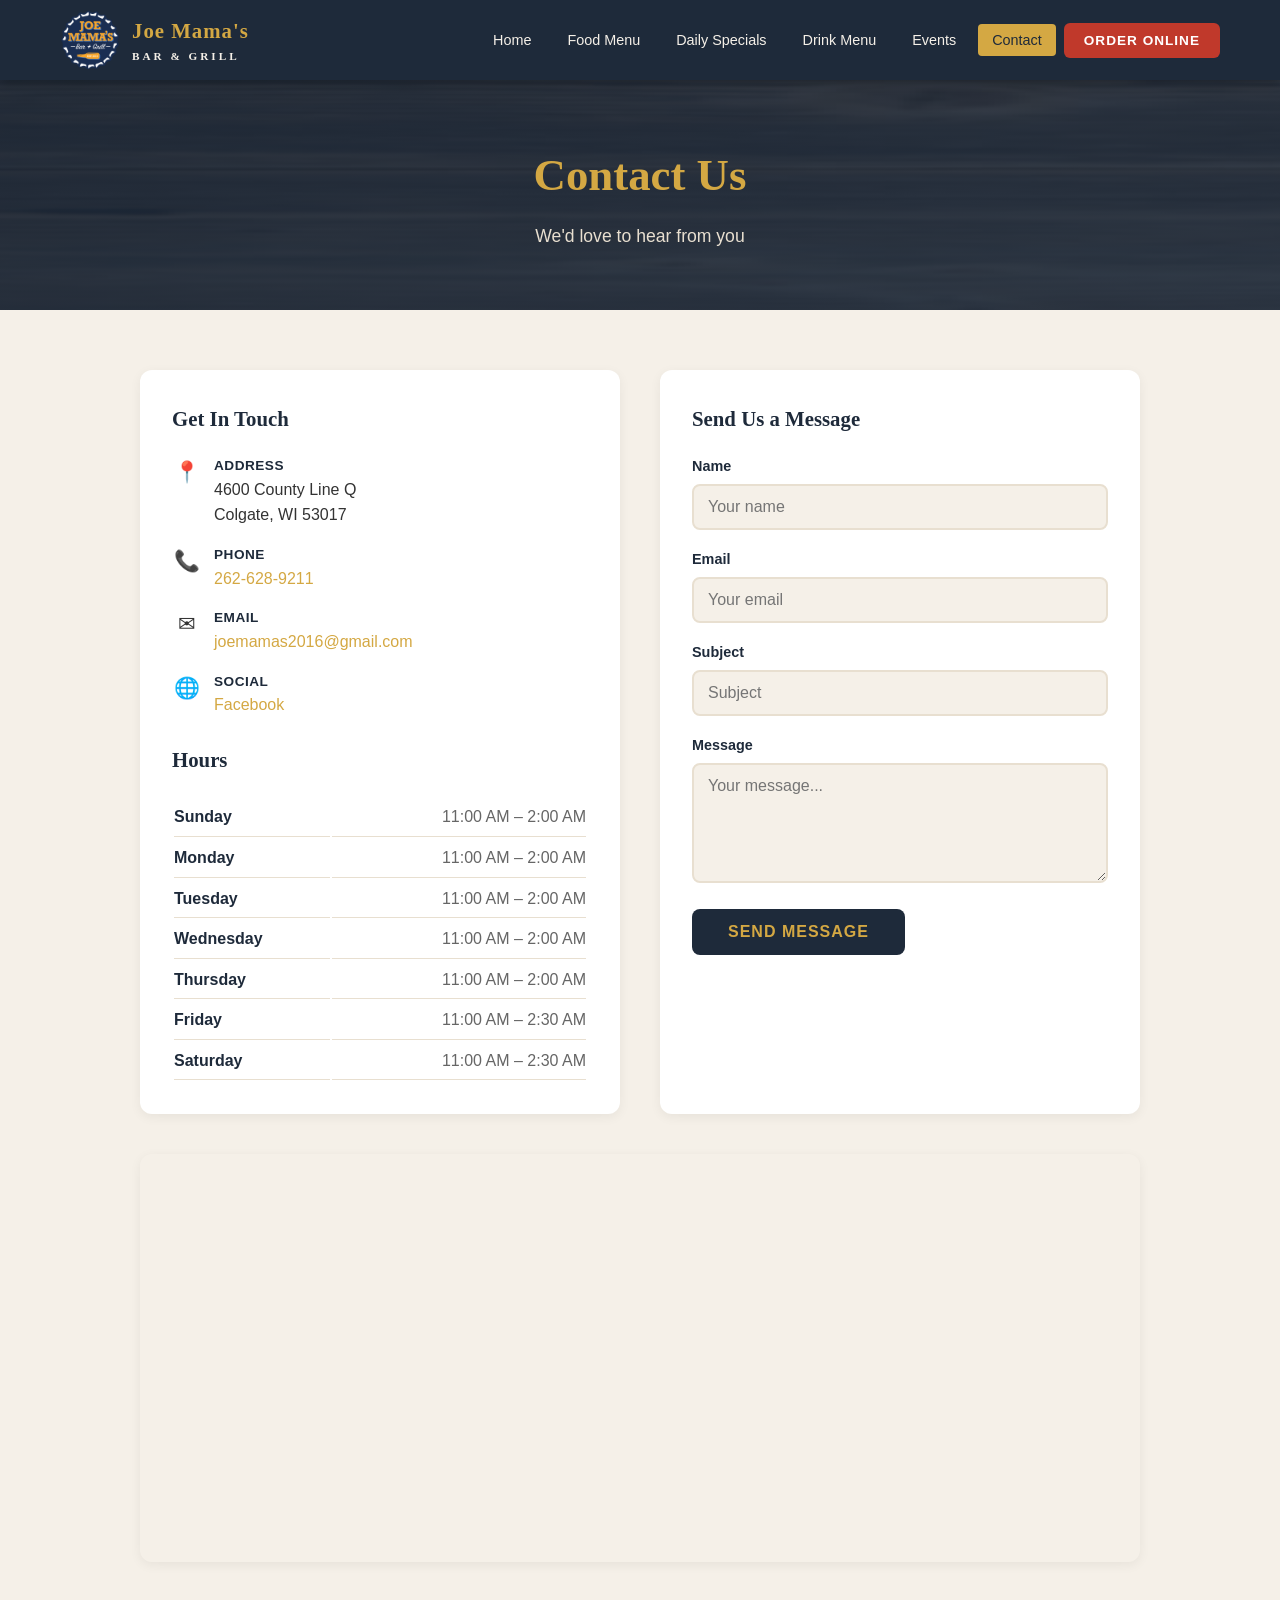
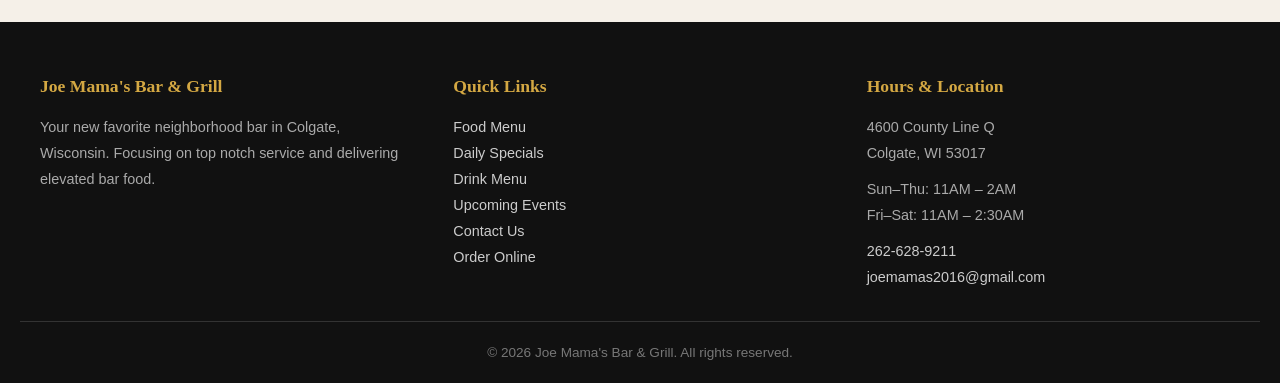
<file: contact.html>
<!DOCTYPE html>
<html lang="en">
<head>
  <meta charset="UTF-8">
  <meta name="viewport" content="width=device-width, initial-scale=1.0">
  <title>Contact Us | Joe Mama's Bar & Grill</title>
  <meta name="description" content="Contact Joe Mama's Bar & Grill - 4600 County Line Q, Colgate, WI 53017. Call 262-628-9211.">
  <link rel="stylesheet" href="assets/style.css?v=2">
  <link rel="icon" href="assets/images/logo.png">
</head>
<body>

  <!-- HEADER -->
  <header>
    <div class="header-inner">
      <a href="index.html" class="logo">
        <img src="assets/images/logo.png" alt="Joe Mama's Bar & Grill Logo">
        <div class="logo-text">Joe Mama's<span>Bar &amp; Grill</span></div>
      </a>
      <button class="menu-toggle" aria-label="Toggle navigation" onclick="document.querySelector('nav ul').classList.toggle('open')">
        <span></span><span></span><span></span>
      </button>
      <nav>
        <ul>
          <li><a href="index.html">Home</a></li>
          <li><a href="menu.html">Food Menu</a></li>
          <li><a href="specials.html">Daily Specials</a></li>
          <li><a href="drinks.html">Drink Menu</a></li>
          <li><a href="events.html">Events</a></li>
          <li><a href="contact.html" class="active">Contact</a></li>
          <li><a href="https://order.toasttab.com/online/joe-mamas-bar-grill" target="_blank" class="order-btn">Order Online</a></li>
        </ul>
      </nav>
    </div>
  </header>

  <!-- PAGE HERO -->
  <section class="page-hero">
    <h1>Contact Us</h1>
    <p>We'd love to hear from you</p>
  </section>

  <!-- CONTACT CONTENT -->
  <section class="section">
    <div class="contact-grid">

      <!-- INFO -->
      <div class="contact-info-card">
        <h3>Get In Touch</h3>

        <div class="contact-detail">
          <div class="icon">&#128205;</div>
          <div>
            <div class="label">Address</div>
            <div class="value">4600 County Line Q<br>Colgate, WI 53017</div>
          </div>
        </div>

        <div class="contact-detail">
          <div class="icon">&#128222;</div>
          <div>
            <div class="label">Phone</div>
            <div class="value"><a href="tel:262-628-9211">262-628-9211</a></div>
          </div>
        </div>

        <div class="contact-detail">
          <div class="icon">&#9993;</div>
          <div>
            <div class="label">Email</div>
            <div class="value"><a href="mailto:joemamas2016@gmail.com">joemamas2016@gmail.com</a></div>
          </div>
        </div>

        <div class="contact-detail">
          <div class="icon">&#127760;</div>
          <div>
            <div class="label">Social</div>
            <div class="value"><a href="https://www.facebook.com/Joe-Mamas-Bar-and-Grill-1782895498598498/" target="_blank">Facebook</a></div>
          </div>
        </div>

        <h3 style="margin-top:25px;">Hours</h3>
        <table class="hours-table">
          <tr><td>Sunday</td><td>11:00 AM &ndash; 2:00 AM</td></tr>
          <tr><td>Monday</td><td>11:00 AM &ndash; 2:00 AM</td></tr>
          <tr><td>Tuesday</td><td>11:00 AM &ndash; 2:00 AM</td></tr>
          <tr><td>Wednesday</td><td>11:00 AM &ndash; 2:00 AM</td></tr>
          <tr><td>Thursday</td><td>11:00 AM &ndash; 2:00 AM</td></tr>
          <tr><td>Friday</td><td>11:00 AM &ndash; 2:30 AM</td></tr>
          <tr><td>Saturday</td><td>11:00 AM &ndash; 2:30 AM</td></tr>
        </table>
      </div>

      <!-- CONTACT FORM -->
      <div class="contact-form">
        <h3>Send Us a Message</h3>
        <form action="https://formspree.io/f/placeholder" method="POST">
          <div class="form-group">
            <label for="name">Name</label>
            <input type="text" id="name" name="name" required placeholder="Your name">
          </div>
          <div class="form-group">
            <label for="email">Email</label>
            <input type="email" id="email" name="email" required placeholder="Your email">
          </div>
          <div class="form-group">
            <label for="subject">Subject</label>
            <input type="text" id="subject" name="subject" placeholder="Subject">
          </div>
          <div class="form-group">
            <label for="message">Message</label>
            <textarea id="message" name="message" required placeholder="Your message..."></textarea>
          </div>
          <button type="submit" class="btn-submit">Send Message</button>
        </form>
      </div>

    </div>

    <!-- MAP -->
    <div class="map-container" style="max-width:1000px; margin:40px auto 0;">
      <iframe src="https://www.google.com/maps/embed?pb=!1m18!1m12!1m3!1d2900.0!2d-88.2147!3d43.2369!2m3!1f0!2f0!3f0!3m2!1i1024!2i768!4f13.1!3m3!1m2!1s0x880518a4c7e21b3f%3A0x4d9e5c7d8f8e1a0!2sJoe%20Mama&#39;s%20Bar%20%26%20Grill!5e0!3m2!1sen!2sus!4v1234567890" allowfullscreen="" loading="lazy" referrerpolicy="no-referrer-when-downgrade"></iframe>
    </div>
  </section>

  <!-- FOOTER -->
  <footer>
    <div class="footer-grid">
      <div class="footer-col">
        <h4>Joe Mama's Bar &amp; Grill</h4>
        <p>Your new favorite neighborhood bar in Colgate, Wisconsin. Focusing on top notch service and delivering elevated bar food.</p>
      </div>
      <div class="footer-col">
        <h4>Quick Links</h4>
        <ul>
          <li><a href="menu.html">Food Menu</a></li>
          <li><a href="specials.html">Daily Specials</a></li>
          <li><a href="drinks.html">Drink Menu</a></li>
          <li><a href="events.html">Upcoming Events</a></li>
          <li><a href="contact.html">Contact Us</a></li>
          <li><a href="https://order.toasttab.com/online/joe-mamas-bar-grill" target="_blank">Order Online</a></li>
        </ul>
      </div>
      <div class="footer-col">
        <h4>Hours &amp; Location</h4>
        <p>4600 County Line Q<br>Colgate, WI 53017</p>
        <p style="margin-top:10px;">Sun&ndash;Thu: 11AM &ndash; 2AM<br>Fri&ndash;Sat: 11AM &ndash; 2:30AM</p>
        <p style="margin-top:10px;"><a href="tel:262-628-9211">262-628-9211</a><br><a href="mailto:joemamas2016@gmail.com">joemamas2016@gmail.com</a></p>
      </div>
    </div>
    <div class="footer-bottom">&copy; 2026 Joe Mama's Bar &amp; Grill. All rights reserved.</div>
  </footer>

</body>
</html>
</file>
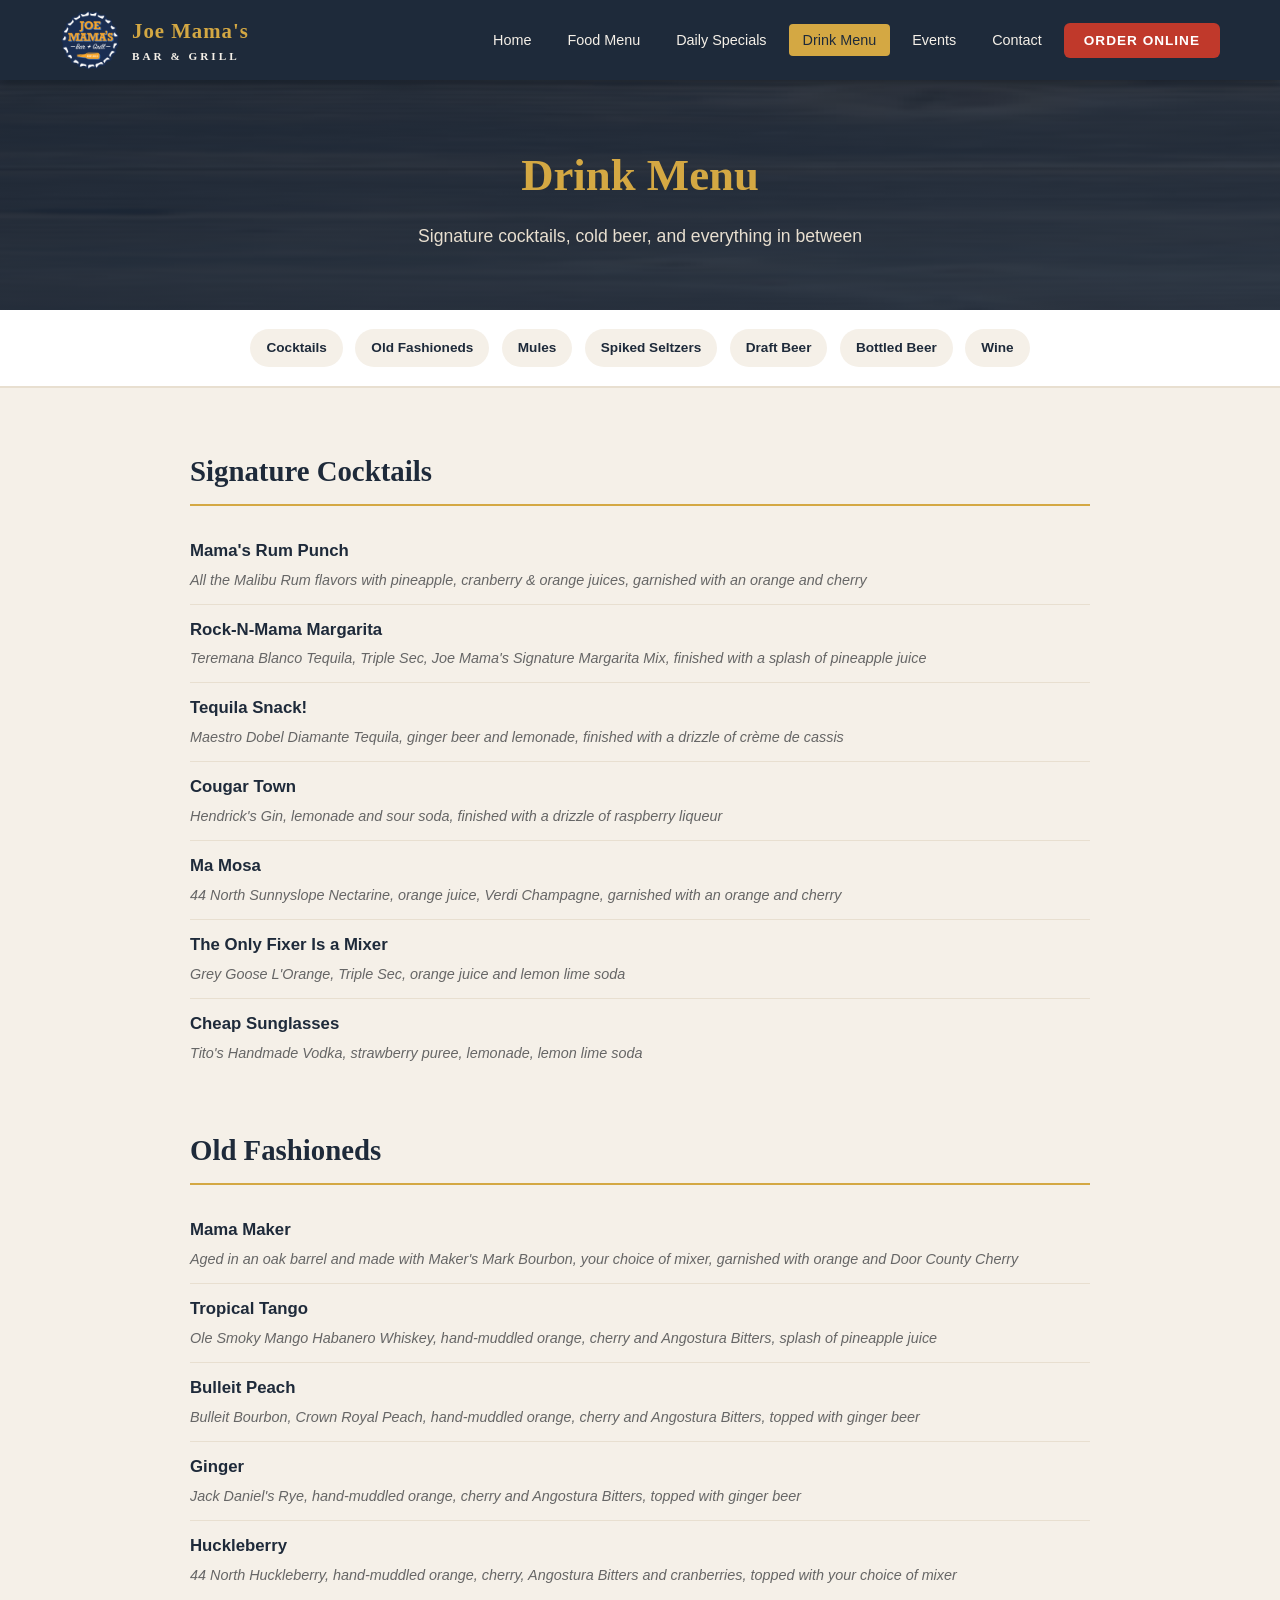
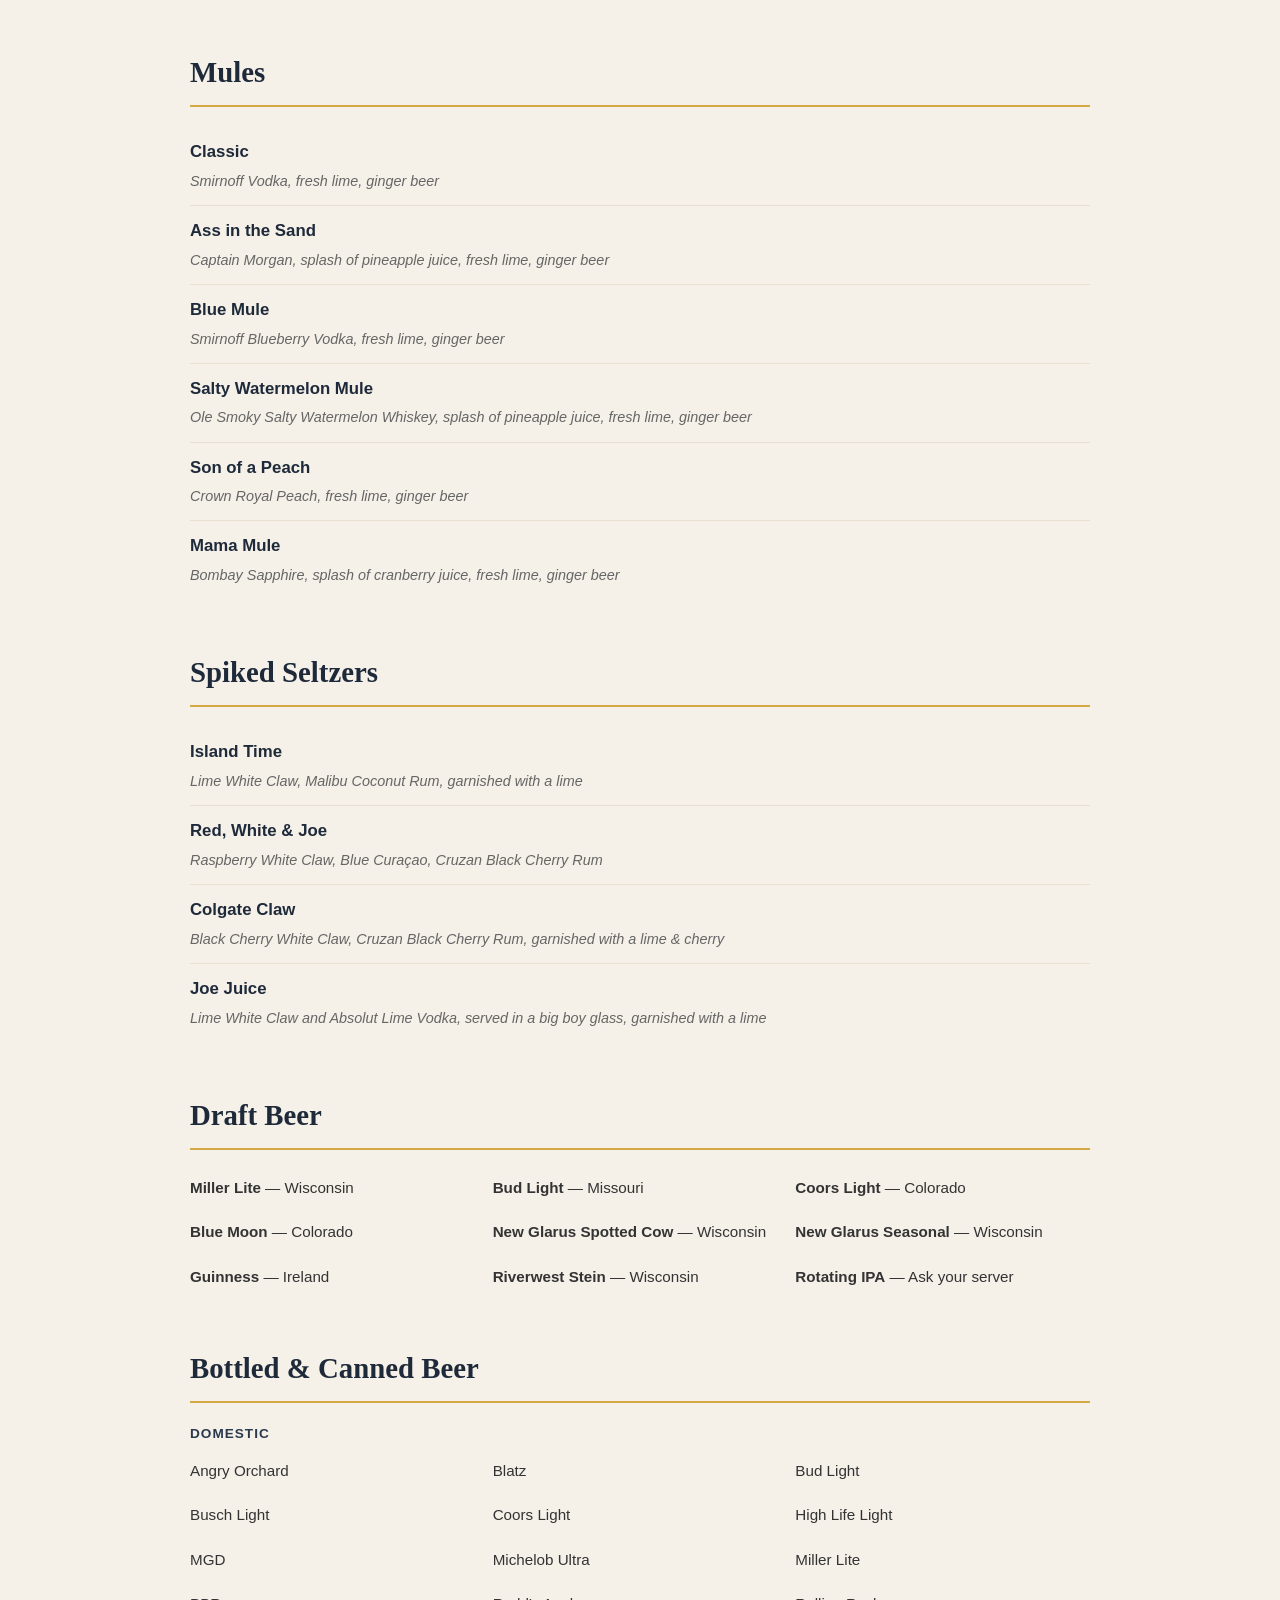
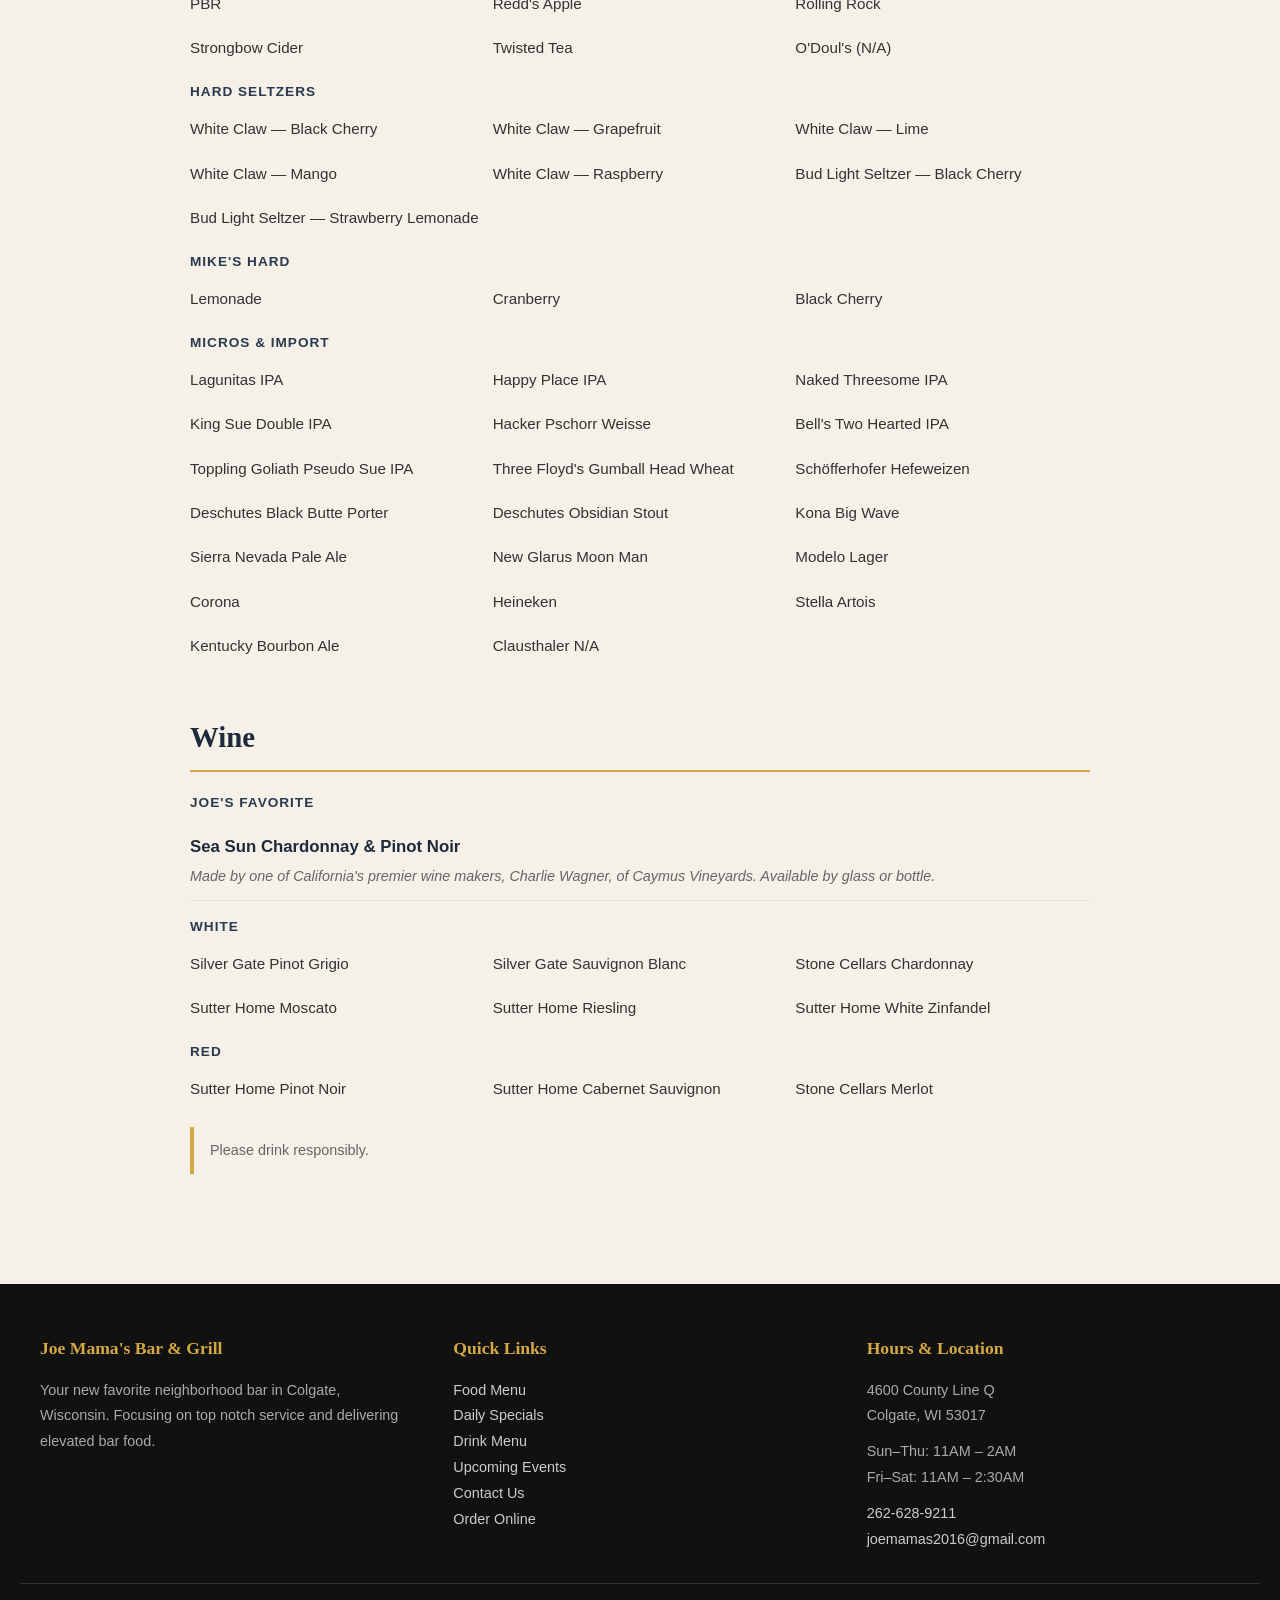
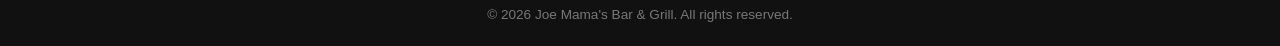
<file: drinks.html>
<!DOCTYPE html>
<html lang="en">
<head>
  <meta charset="UTF-8">
  <meta name="viewport" content="width=device-width, initial-scale=1.0">
  <title>Drink Menu | Joe Mama's Bar & Grill</title>
  <meta name="description" content="Signature cocktails, craft beer, wine, mules, and spiked seltzers at Joe Mama's Bar & Grill.">
  <link rel="stylesheet" href="assets/style.css?v=2">
  <link rel="icon" href="assets/images/logo.png">
</head>
<body>

  <!-- HEADER -->
  <header>
    <div class="header-inner">
      <a href="index.html" class="logo">
        <img src="assets/images/logo.png" alt="Joe Mama's Bar & Grill Logo">
        <div class="logo-text">Joe Mama's<span>Bar &amp; Grill</span></div>
      </a>
      <button class="menu-toggle" aria-label="Toggle navigation" onclick="document.querySelector('nav ul').classList.toggle('open')">
        <span></span><span></span><span></span>
      </button>
      <nav>
        <ul>
          <li><a href="index.html">Home</a></li>
          <li><a href="menu.html">Food Menu</a></li>
          <li><a href="specials.html">Daily Specials</a></li>
          <li><a href="drinks.html" class="active">Drink Menu</a></li>
          <li><a href="events.html">Events</a></li>
          <li><a href="contact.html">Contact</a></li>
          <li><a href="https://order.toasttab.com/online/joe-mamas-bar-grill" target="_blank" class="order-btn">Order Online</a></li>
        </ul>
      </nav>
    </div>
  </header>

  <!-- PAGE HERO -->
  <section class="page-hero">
    <h1>Drink Menu</h1>
    <p>Signature cocktails, cold beer, and everything in between</p>
  </section>

  <!-- MENU NAV -->
  <div class="menu-nav">
    <a href="#cocktails">Cocktails</a>
    <a href="#old-fashioneds">Old Fashioneds</a>
    <a href="#mules">Mules</a>
    <a href="#seltzers">Spiked Seltzers</a>
    <a href="#draft">Draft Beer</a>
    <a href="#beer">Bottled Beer</a>
    <a href="#wine">Wine</a>
  </div>

  <!-- DRINK CONTENT -->
  <section class="section">
    <div class="menu-section">

      <!-- COCKTAILS -->
      <div class="drink-category" id="cocktails">
        <h2>Signature Cocktails</h2>

        <div class="drink-item">
          <div class="drink-item-name">Mama's Rum Punch</div>
          <div class="drink-item-desc">All the Malibu Rum flavors with pineapple, cranberry &amp; orange juices, garnished with an orange and cherry</div>
        </div>

        <div class="drink-item">
          <div class="drink-item-name">Rock-N-Mama Margarita</div>
          <div class="drink-item-desc">Teremana Blanco Tequila, Triple Sec, Joe Mama's Signature Margarita Mix, finished with a splash of pineapple juice</div>
        </div>

        <div class="drink-item">
          <div class="drink-item-name">Tequila Snack!</div>
          <div class="drink-item-desc">Maestro Dobel Diamante Tequila, ginger beer and lemonade, finished with a drizzle of cr&egrave;me de cassis</div>
        </div>

        <div class="drink-item">
          <div class="drink-item-name">Cougar Town</div>
          <div class="drink-item-desc">Hendrick's Gin, lemonade and sour soda, finished with a drizzle of raspberry liqueur</div>
        </div>

        <div class="drink-item">
          <div class="drink-item-name">Ma Mosa</div>
          <div class="drink-item-desc">44 North Sunnyslope Nectarine, orange juice, Verdi Champagne, garnished with an orange and cherry</div>
        </div>

        <div class="drink-item">
          <div class="drink-item-name">The Only Fixer Is a Mixer</div>
          <div class="drink-item-desc">Grey Goose L'Orange, Triple Sec, orange juice and lemon lime soda</div>
        </div>

        <div class="drink-item">
          <div class="drink-item-name">Cheap Sunglasses</div>
          <div class="drink-item-desc">Tito's Handmade Vodka, strawberry puree, lemonade, lemon lime soda</div>
        </div>
      </div>

      <!-- OLD FASHIONEDS -->
      <div class="drink-category" id="old-fashioneds">
        <h2>Old Fashioneds</h2>

        <div class="drink-item">
          <div class="drink-item-name">Mama Maker</div>
          <div class="drink-item-desc">Aged in an oak barrel and made with Maker's Mark Bourbon, your choice of mixer, garnished with orange and Door County Cherry</div>
        </div>

        <div class="drink-item">
          <div class="drink-item-name">Tropical Tango</div>
          <div class="drink-item-desc">Ole Smoky Mango Habanero Whiskey, hand-muddled orange, cherry and Angostura Bitters, splash of pineapple juice</div>
        </div>

        <div class="drink-item">
          <div class="drink-item-name">Bulleit Peach</div>
          <div class="drink-item-desc">Bulleit Bourbon, Crown Royal Peach, hand-muddled orange, cherry and Angostura Bitters, topped with ginger beer</div>
        </div>

        <div class="drink-item">
          <div class="drink-item-name">Ginger</div>
          <div class="drink-item-desc">Jack Daniel's Rye, hand-muddled orange, cherry and Angostura Bitters, topped with ginger beer</div>
        </div>

        <div class="drink-item">
          <div class="drink-item-name">Huckleberry</div>
          <div class="drink-item-desc">44 North Huckleberry, hand-muddled orange, cherry, Angostura Bitters and cranberries, topped with your choice of mixer</div>
        </div>
      </div>

      <!-- MULES -->
      <div class="drink-category" id="mules">
        <h2>Mules</h2>

        <div class="drink-item">
          <div class="drink-item-name">Classic</div>
          <div class="drink-item-desc">Smirnoff Vodka, fresh lime, ginger beer</div>
        </div>

        <div class="drink-item">
          <div class="drink-item-name">Ass in the Sand</div>
          <div class="drink-item-desc">Captain Morgan, splash of pineapple juice, fresh lime, ginger beer</div>
        </div>

        <div class="drink-item">
          <div class="drink-item-name">Blue Mule</div>
          <div class="drink-item-desc">Smirnoff Blueberry Vodka, fresh lime, ginger beer</div>
        </div>

        <div class="drink-item">
          <div class="drink-item-name">Salty Watermelon Mule</div>
          <div class="drink-item-desc">Ole Smoky Salty Watermelon Whiskey, splash of pineapple juice, fresh lime, ginger beer</div>
        </div>

        <div class="drink-item">
          <div class="drink-item-name">Son of a Peach</div>
          <div class="drink-item-desc">Crown Royal Peach, fresh lime, ginger beer</div>
        </div>

        <div class="drink-item">
          <div class="drink-item-name">Mama Mule</div>
          <div class="drink-item-desc">Bombay Sapphire, splash of cranberry juice, fresh lime, ginger beer</div>
        </div>
      </div>

      <!-- SPIKED SELTZERS -->
      <div class="drink-category" id="seltzers">
        <h2>Spiked Seltzers</h2>

        <div class="drink-item">
          <div class="drink-item-name">Island Time</div>
          <div class="drink-item-desc">Lime White Claw, Malibu Coconut Rum, garnished with a lime</div>
        </div>

        <div class="drink-item">
          <div class="drink-item-name">Red, White &amp; Joe</div>
          <div class="drink-item-desc">Raspberry White Claw, Blue Cura&ccedil;ao, Cruzan Black Cherry Rum</div>
        </div>

        <div class="drink-item">
          <div class="drink-item-name">Colgate Claw</div>
          <div class="drink-item-desc">Black Cherry White Claw, Cruzan Black Cherry Rum, garnished with a lime &amp; cherry</div>
        </div>

        <div class="drink-item">
          <div class="drink-item-name">Joe Juice</div>
          <div class="drink-item-desc">Lime White Claw and Absolut Lime Vodka, served in a big boy glass, garnished with a lime</div>
        </div>
      </div>

      <!-- DRAFT BEER -->
      <div class="drink-category" id="draft">
        <h2>Draft Beer</h2>
        <div class="drink-grid">
          <div class="drink-grid-item"><strong>Miller Lite</strong> &mdash; Wisconsin</div>
          <div class="drink-grid-item"><strong>Bud Light</strong> &mdash; Missouri</div>
          <div class="drink-grid-item"><strong>Coors Light</strong> &mdash; Colorado</div>
          <div class="drink-grid-item"><strong>Blue Moon</strong> &mdash; Colorado</div>
          <div class="drink-grid-item"><strong>New Glarus Spotted Cow</strong> &mdash; Wisconsin</div>
          <div class="drink-grid-item"><strong>New Glarus Seasonal</strong> &mdash; Wisconsin</div>
          <div class="drink-grid-item"><strong>Guinness</strong> &mdash; Ireland</div>
          <div class="drink-grid-item"><strong>Riverwest Stein</strong> &mdash; Wisconsin</div>
          <div class="drink-grid-item"><strong>Rotating IPA</strong> &mdash; Ask your server</div>
        </div>
      </div>

      <!-- BOTTLED BEER -->
      <div class="drink-category" id="beer">
        <h2>Bottled &amp; Canned Beer</h2>

        <div class="drink-subcategory">Domestic</div>
        <div class="drink-grid">
          <div class="drink-grid-item">Angry Orchard</div>
          <div class="drink-grid-item">Blatz</div>
          <div class="drink-grid-item">Bud Light</div>
          <div class="drink-grid-item">Busch Light</div>
          <div class="drink-grid-item">Coors Light</div>
          <div class="drink-grid-item">High Life Light</div>
          <div class="drink-grid-item">MGD</div>
          <div class="drink-grid-item">Michelob Ultra</div>
          <div class="drink-grid-item">Miller Lite</div>
          <div class="drink-grid-item">PBR</div>
          <div class="drink-grid-item">Redd's Apple</div>
          <div class="drink-grid-item">Rolling Rock</div>
          <div class="drink-grid-item">Strongbow Cider</div>
          <div class="drink-grid-item">Twisted Tea</div>
          <div class="drink-grid-item">O'Doul's (N/A)</div>
        </div>

        <div class="drink-subcategory">Hard Seltzers</div>
        <div class="drink-grid">
          <div class="drink-grid-item">White Claw &mdash; Black Cherry</div>
          <div class="drink-grid-item">White Claw &mdash; Grapefruit</div>
          <div class="drink-grid-item">White Claw &mdash; Lime</div>
          <div class="drink-grid-item">White Claw &mdash; Mango</div>
          <div class="drink-grid-item">White Claw &mdash; Raspberry</div>
          <div class="drink-grid-item">Bud Light Seltzer &mdash; Black Cherry</div>
          <div class="drink-grid-item">Bud Light Seltzer &mdash; Strawberry Lemonade</div>
        </div>

        <div class="drink-subcategory">Mike's Hard</div>
        <div class="drink-grid">
          <div class="drink-grid-item">Lemonade</div>
          <div class="drink-grid-item">Cranberry</div>
          <div class="drink-grid-item">Black Cherry</div>
        </div>

        <div class="drink-subcategory">Micros &amp; Import</div>
        <div class="drink-grid">
          <div class="drink-grid-item">Lagunitas IPA</div>
          <div class="drink-grid-item">Happy Place IPA</div>
          <div class="drink-grid-item">Naked Threesome IPA</div>
          <div class="drink-grid-item">King Sue Double IPA</div>
          <div class="drink-grid-item">Hacker Pschorr Weisse</div>
          <div class="drink-grid-item">Bell's Two Hearted IPA</div>
          <div class="drink-grid-item">Toppling Goliath Pseudo Sue IPA</div>
          <div class="drink-grid-item">Three Floyd's Gumball Head Wheat</div>
          <div class="drink-grid-item">Sch&ouml;fferhofer Hefeweizen</div>
          <div class="drink-grid-item">Deschutes Black Butte Porter</div>
          <div class="drink-grid-item">Deschutes Obsidian Stout</div>
          <div class="drink-grid-item">Kona Big Wave</div>
          <div class="drink-grid-item">Sierra Nevada Pale Ale</div>
          <div class="drink-grid-item">New Glarus Moon Man</div>
          <div class="drink-grid-item">Modelo Lager</div>
          <div class="drink-grid-item">Corona</div>
          <div class="drink-grid-item">Heineken</div>
          <div class="drink-grid-item">Stella Artois</div>
          <div class="drink-grid-item">Kentucky Bourbon Ale</div>
          <div class="drink-grid-item">Clausthaler N/A</div>
        </div>
      </div>

      <!-- WINE -->
      <div class="drink-category" id="wine">
        <h2>Wine</h2>

        <div class="drink-subcategory">Joe's Favorite</div>
        <div class="drink-item">
          <div class="drink-item-name">Sea Sun Chardonnay &amp; Pinot Noir</div>
          <div class="drink-item-desc">Made by one of California's premier wine makers, Charlie Wagner, of Caymus Vineyards. Available by glass or bottle.</div>
        </div>

        <div class="drink-subcategory">White</div>
        <div class="drink-grid">
          <div class="drink-grid-item">Silver Gate Pinot Grigio</div>
          <div class="drink-grid-item">Silver Gate Sauvignon Blanc</div>
          <div class="drink-grid-item">Stone Cellars Chardonnay</div>
          <div class="drink-grid-item">Sutter Home Moscato</div>
          <div class="drink-grid-item">Sutter Home Riesling</div>
          <div class="drink-grid-item">Sutter Home White Zinfandel</div>
        </div>

        <div class="drink-subcategory">Red</div>
        <div class="drink-grid">
          <div class="drink-grid-item">Sutter Home Pinot Noir</div>
          <div class="drink-grid-item">Sutter Home Cabernet Sauvignon</div>
          <div class="drink-grid-item">Stone Cellars Merlot</div>
        </div>

        <div class="menu-note" style="margin-top:20px;">Please drink responsibly.</div>
      </div>

    </div>
  </section>

  <!-- FOOTER -->
  <footer>
    <div class="footer-grid">
      <div class="footer-col">
        <h4>Joe Mama's Bar &amp; Grill</h4>
        <p>Your new favorite neighborhood bar in Colgate, Wisconsin. Focusing on top notch service and delivering elevated bar food.</p>
      </div>
      <div class="footer-col">
        <h4>Quick Links</h4>
        <ul>
          <li><a href="menu.html">Food Menu</a></li>
          <li><a href="specials.html">Daily Specials</a></li>
          <li><a href="drinks.html">Drink Menu</a></li>
          <li><a href="events.html">Upcoming Events</a></li>
          <li><a href="contact.html">Contact Us</a></li>
          <li><a href="https://order.toasttab.com/online/joe-mamas-bar-grill" target="_blank">Order Online</a></li>
        </ul>
      </div>
      <div class="footer-col">
        <h4>Hours &amp; Location</h4>
        <p>4600 County Line Q<br>Colgate, WI 53017</p>
        <p style="margin-top:10px;">Sun&ndash;Thu: 11AM &ndash; 2AM<br>Fri&ndash;Sat: 11AM &ndash; 2:30AM</p>
        <p style="margin-top:10px;"><a href="tel:262-628-9211">262-628-9211</a><br><a href="mailto:joemamas2016@gmail.com">joemamas2016@gmail.com</a></p>
      </div>
    </div>
    <div class="footer-bottom">&copy; 2026 Joe Mama's Bar &amp; Grill. All rights reserved.</div>
  </footer>

</body>
</html>
</file>
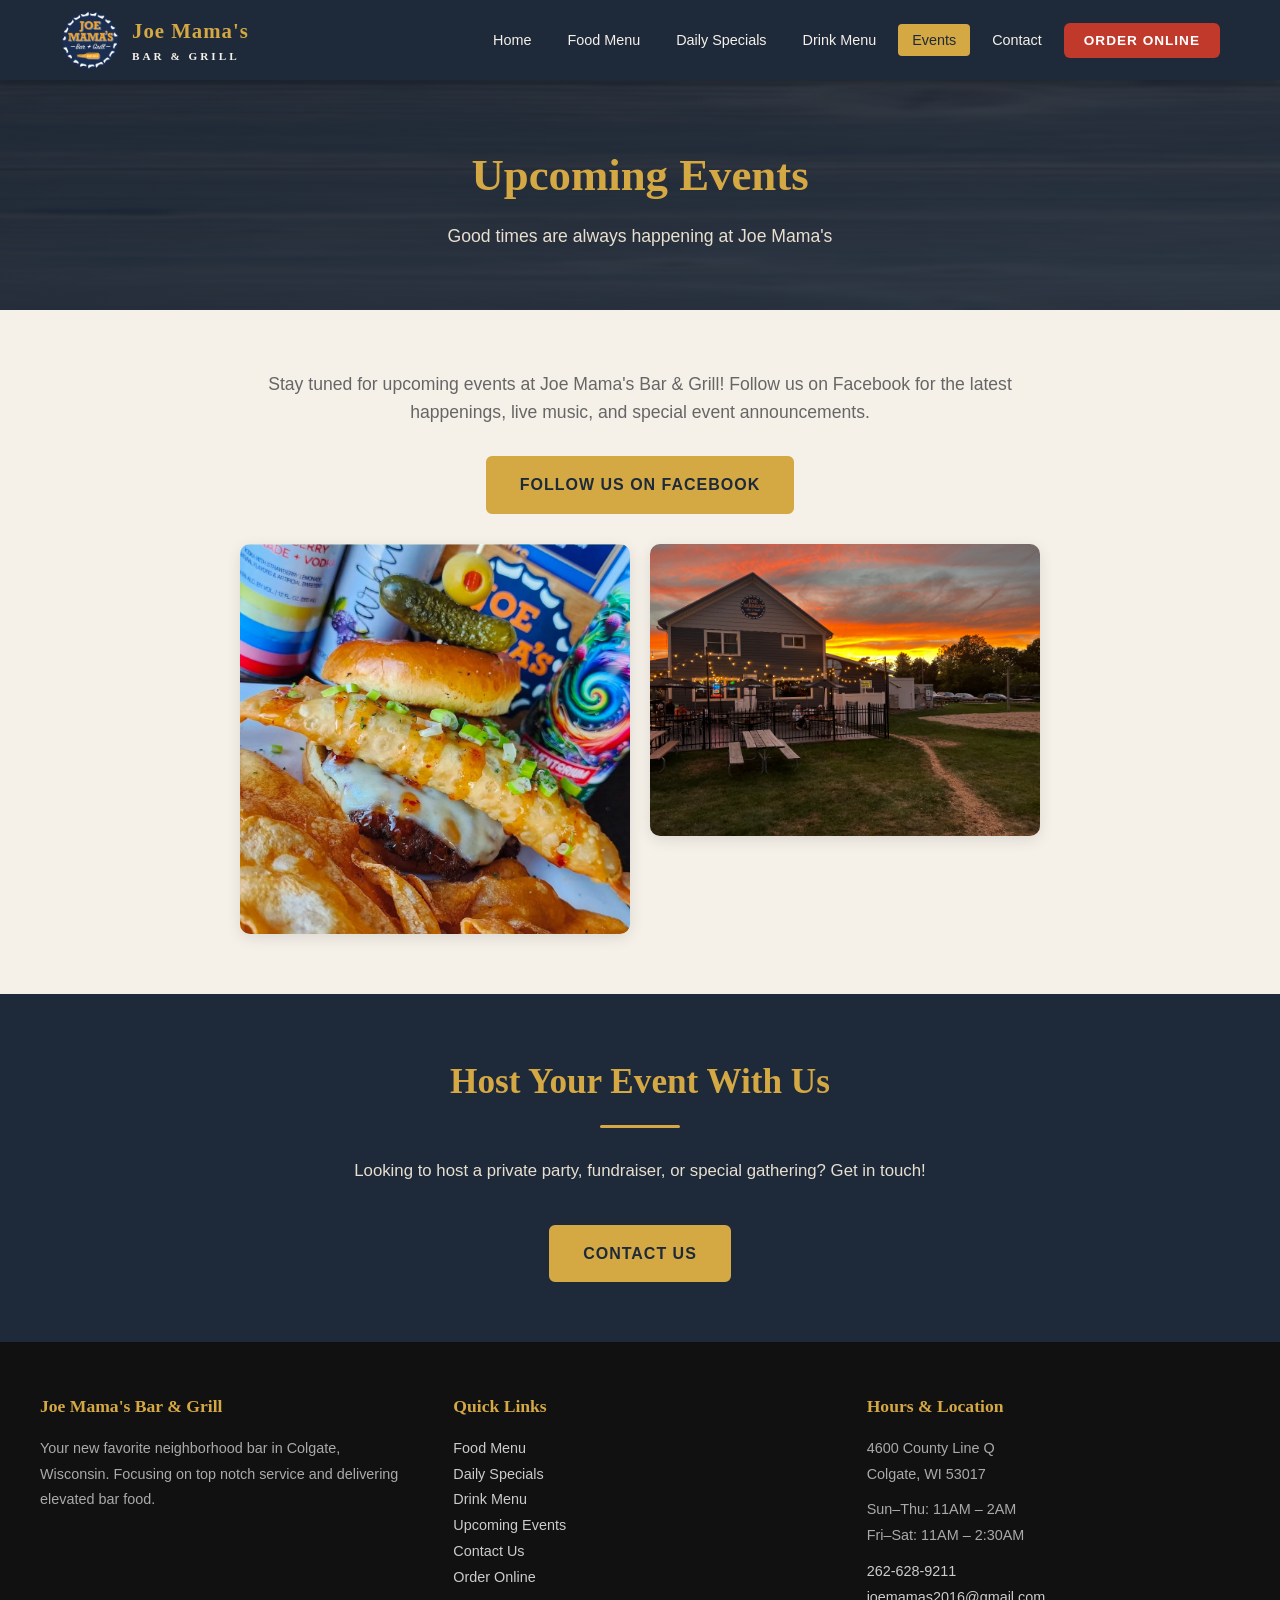
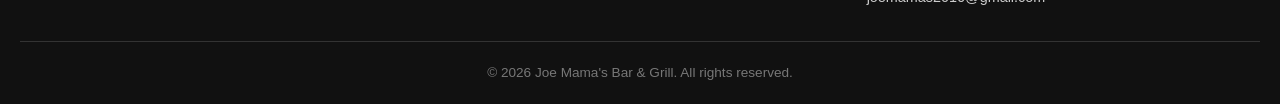
<file: events.html>
<!DOCTYPE html>
<html lang="en">
<head>
  <meta charset="UTF-8">
  <meta name="viewport" content="width=device-width, initial-scale=1.0">
  <title>Upcoming Events | Joe Mama's Bar & Grill</title>
  <meta name="description" content="Check out upcoming events at Joe Mama's Bar & Grill in Colgate, WI.">
  <link rel="stylesheet" href="assets/style.css?v=2">
  <link rel="icon" href="assets/images/logo.png">
</head>
<body>

  <!-- HEADER -->
  <header>
    <div class="header-inner">
      <a href="index.html" class="logo">
        <img src="assets/images/logo.png" alt="Joe Mama's Bar & Grill Logo">
        <div class="logo-text">Joe Mama's<span>Bar &amp; Grill</span></div>
      </a>
      <button class="menu-toggle" aria-label="Toggle navigation" onclick="document.querySelector('nav ul').classList.toggle('open')">
        <span></span><span></span><span></span>
      </button>
      <nav>
        <ul>
          <li><a href="index.html">Home</a></li>
          <li><a href="menu.html">Food Menu</a></li>
          <li><a href="specials.html">Daily Specials</a></li>
          <li><a href="drinks.html">Drink Menu</a></li>
          <li><a href="events.html" class="active">Events</a></li>
          <li><a href="contact.html">Contact</a></li>
          <li><a href="https://order.toasttab.com/online/joe-mamas-bar-grill" target="_blank" class="order-btn">Order Online</a></li>
        </ul>
      </nav>
    </div>
  </header>

  <!-- PAGE HERO -->
  <section class="page-hero">
    <h1>Upcoming Events</h1>
    <p>Good times are always happening at Joe Mama's</p>
  </section>

  <!-- EVENTS -->
  <section class="section">
    <div class="events-content">
      <p>Stay tuned for upcoming events at Joe Mama's Bar &amp; Grill! Follow us on Facebook for the latest happenings, live music, and special event announcements.</p>
      <a href="https://www.facebook.com/Joe-Mamas-Bar-and-Grill-1782895498598498/" target="_blank" class="btn btn-primary" style="margin-top:10px;">Follow Us on Facebook</a>

      <div class="events-gallery">
        <img src="assets/images/Goon.JPG" alt="Events at Joe Mama's">
        <img src="assets/images/IMG_8319.jpeg" alt="Good times at Joe Mama's">
      </div>
    </div>
  </section>

  <!-- CTA -->
  <section class="section section--dark" style="text-align:center;">
    <div class="container">
      <h2 class="section-title">Host Your Event With Us</h2>
      <div class="section-divider"></div>
      <p class="section-subtitle">Looking to host a private party, fundraiser, or special gathering? Get in touch!</p>
      <a href="contact.html" class="btn btn-primary">Contact Us</a>
    </div>
  </section>

  <!-- FOOTER -->
  <footer>
    <div class="footer-grid">
      <div class="footer-col">
        <h4>Joe Mama's Bar &amp; Grill</h4>
        <p>Your new favorite neighborhood bar in Colgate, Wisconsin. Focusing on top notch service and delivering elevated bar food.</p>
      </div>
      <div class="footer-col">
        <h4>Quick Links</h4>
        <ul>
          <li><a href="menu.html">Food Menu</a></li>
          <li><a href="specials.html">Daily Specials</a></li>
          <li><a href="drinks.html">Drink Menu</a></li>
          <li><a href="events.html">Upcoming Events</a></li>
          <li><a href="contact.html">Contact Us</a></li>
          <li><a href="https://order.toasttab.com/online/joe-mamas-bar-grill" target="_blank">Order Online</a></li>
        </ul>
      </div>
      <div class="footer-col">
        <h4>Hours &amp; Location</h4>
        <p>4600 County Line Q<br>Colgate, WI 53017</p>
        <p style="margin-top:10px;">Sun&ndash;Thu: 11AM &ndash; 2AM<br>Fri&ndash;Sat: 11AM &ndash; 2:30AM</p>
        <p style="margin-top:10px;"><a href="tel:262-628-9211">262-628-9211</a><br><a href="mailto:joemamas2016@gmail.com">joemamas2016@gmail.com</a></p>
      </div>
    </div>
    <div class="footer-bottom">&copy; 2026 Joe Mama's Bar &amp; Grill. All rights reserved.</div>
  </footer>

</body>
</html>
</file>
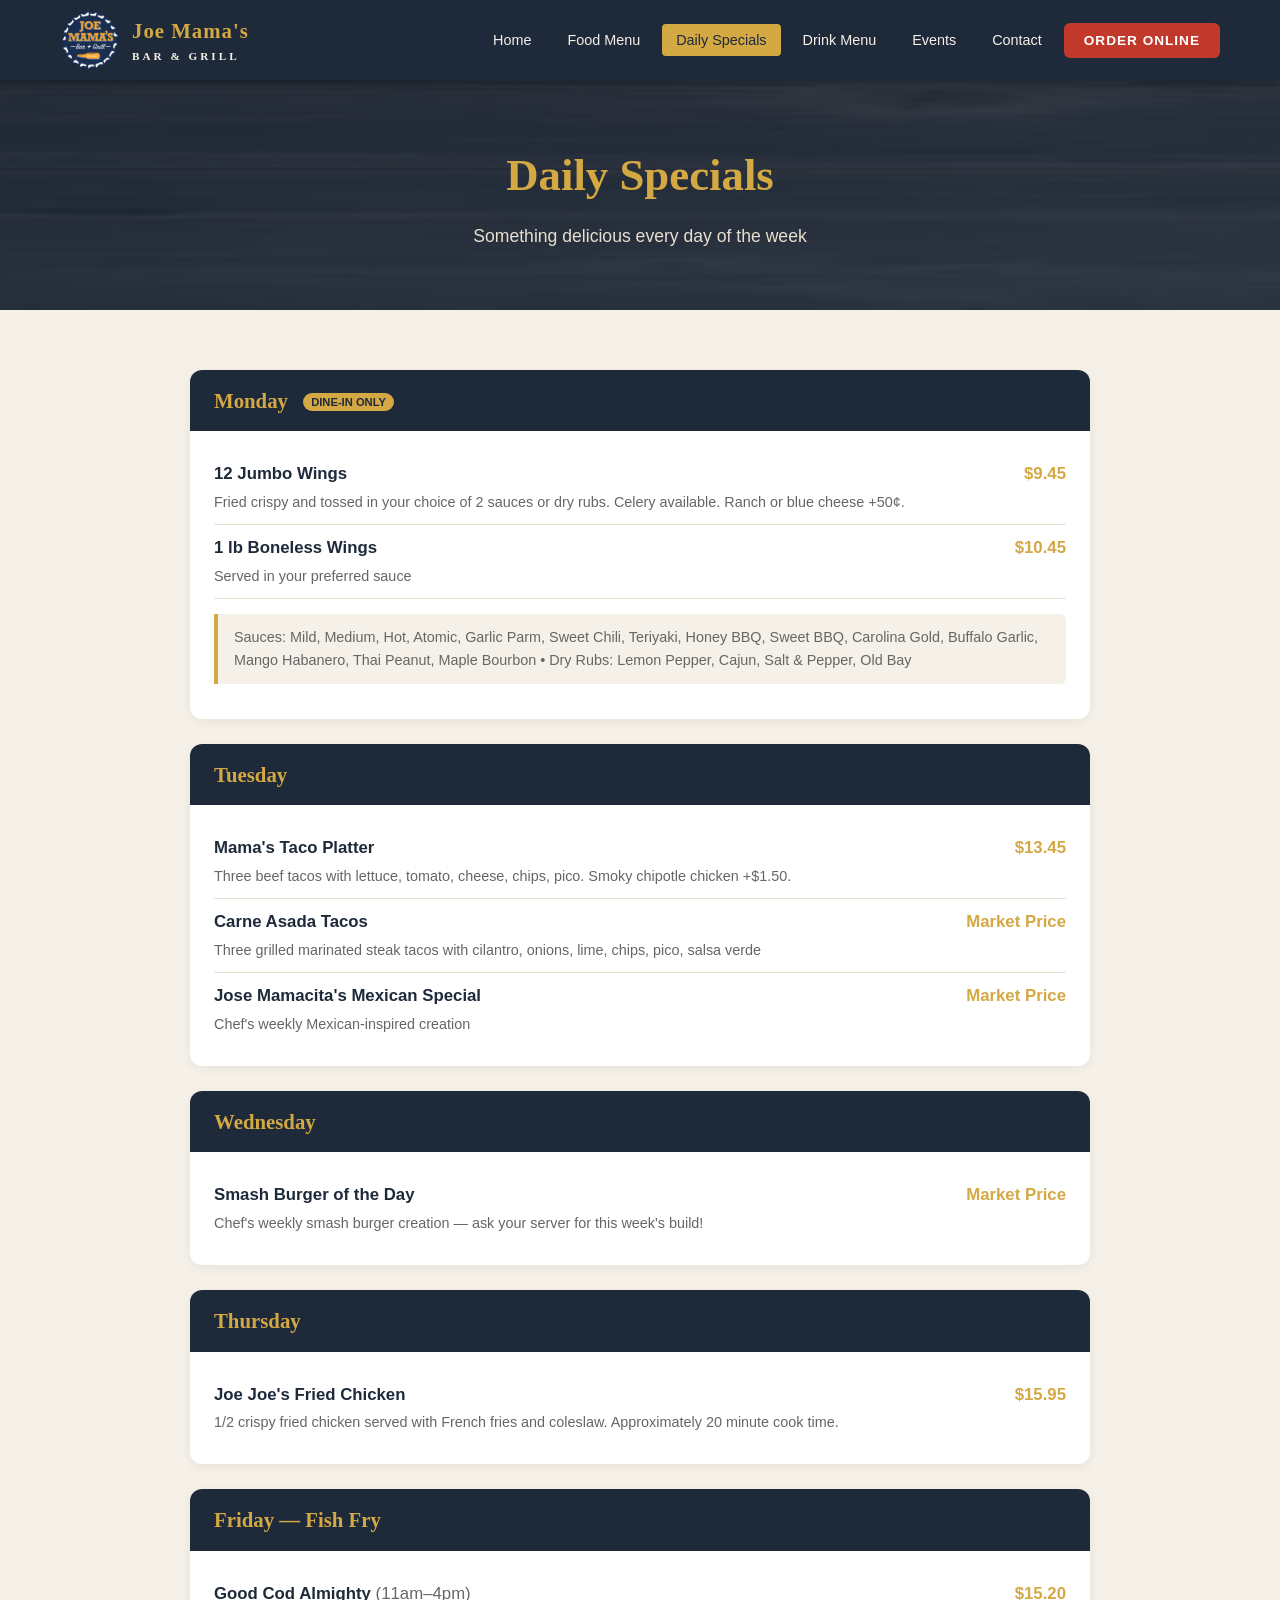
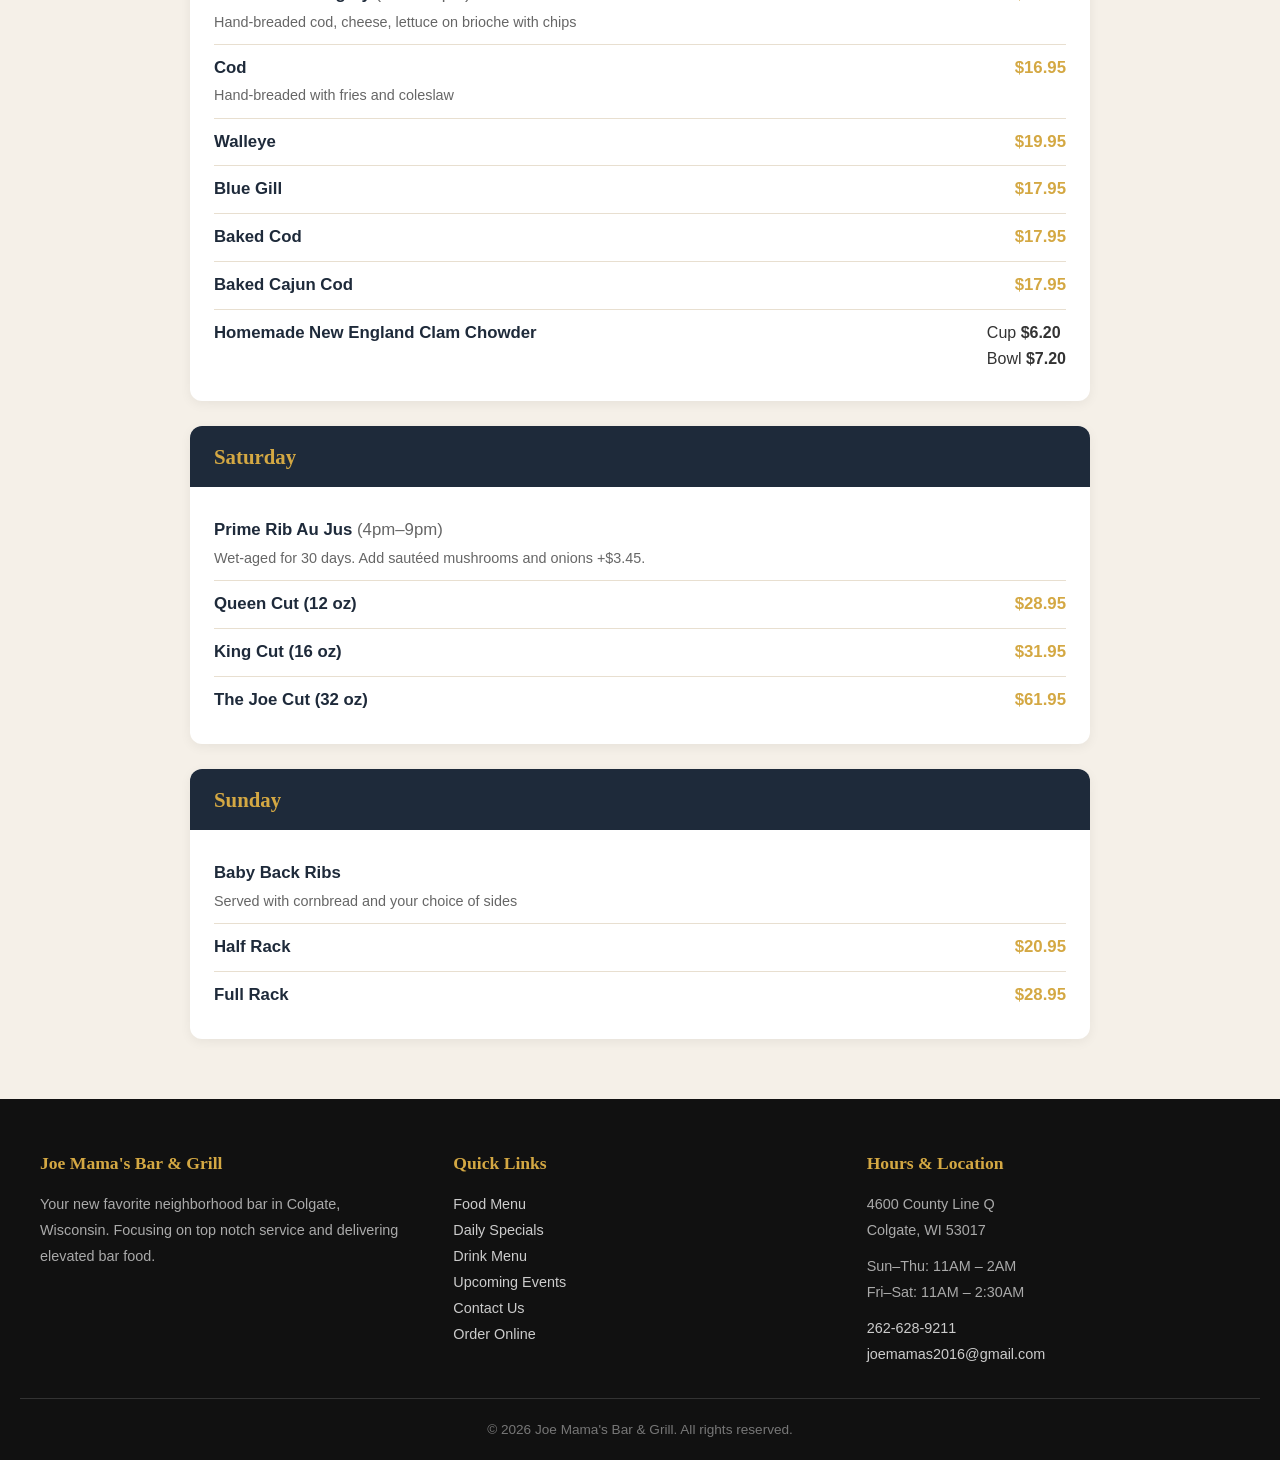
<file: specials.html>
<!DOCTYPE html>
<html lang="en">
<head>
  <meta charset="UTF-8">
  <meta name="viewport" content="width=device-width, initial-scale=1.0">
  <title>Daily Specials | Joe Mama's Bar & Grill</title>
  <meta name="description" content="Check out our daily specials - Wing Monday, Taco Tuesday, Smash Burger Wednesday, Fried Chicken Thursday, Fish Fry Friday, Prime Rib Saturday, Ribs Sunday.">
  <link rel="stylesheet" href="assets/style.css?v=2">
  <link rel="icon" href="assets/images/logo.png">
</head>
<body>

  <!-- HEADER -->
  <header>
    <div class="header-inner">
      <a href="index.html" class="logo">
        <img src="assets/images/logo.png" alt="Joe Mama's Bar & Grill Logo">
        <div class="logo-text">Joe Mama's<span>Bar &amp; Grill</span></div>
      </a>
      <button class="menu-toggle" aria-label="Toggle navigation" onclick="document.querySelector('nav ul').classList.toggle('open')">
        <span></span><span></span><span></span>
      </button>
      <nav>
        <ul>
          <li><a href="index.html">Home</a></li>
          <li><a href="menu.html">Food Menu</a></li>
          <li><a href="specials.html" class="active">Daily Specials</a></li>
          <li><a href="drinks.html">Drink Menu</a></li>
          <li><a href="events.html">Events</a></li>
          <li><a href="contact.html">Contact</a></li>
          <li><a href="https://order.toasttab.com/online/joe-mamas-bar-grill" target="_blank" class="order-btn">Order Online</a></li>
        </ul>
      </nav>
    </div>
  </header>

  <!-- PAGE HERO -->
  <section class="page-hero">
    <h1>Daily Specials</h1>
    <p>Something delicious every day of the week</p>
  </section>

  <!-- SPECIALS -->
  <section class="section">
    <div class="specials-page-grid">

      <!-- MONDAY -->
      <div class="daily-special-card">
        <div class="day-header">Monday <span class="badge">Dine-In Only</span></div>
        <div class="day-body">
          <div class="special-item">
            <div class="special-item-info">
              <div class="special-item-name">12 Jumbo Wings</div>
              <div class="special-item-desc">Fried crispy and tossed in your choice of 2 sauces or dry rubs. Celery available. Ranch or blue cheese +50&cent;.</div>
            </div>
            <div class="special-item-price">$9.45</div>
          </div>
          <div class="special-item">
            <div class="special-item-info">
              <div class="special-item-name">1 lb Boneless Wings</div>
              <div class="special-item-desc">Served in your preferred sauce</div>
            </div>
            <div class="special-item-price">$10.45</div>
          </div>
          <div class="menu-note">Sauces: Mild, Medium, Hot, Atomic, Garlic Parm, Sweet Chili, Teriyaki, Honey BBQ, Sweet BBQ, Carolina Gold, Buffalo Garlic, Mango Habanero, Thai Peanut, Maple Bourbon &bull; Dry Rubs: Lemon Pepper, Cajun, Salt &amp; Pepper, Old Bay</div>
        </div>
      </div>

      <!-- TUESDAY -->
      <div class="daily-special-card">
        <div class="day-header">Tuesday</div>
        <div class="day-body">
          <div class="special-item">
            <div class="special-item-info">
              <div class="special-item-name">Mama's Taco Platter</div>
              <div class="special-item-desc">Three beef tacos with lettuce, tomato, cheese, chips, pico. Smoky chipotle chicken +$1.50.</div>
            </div>
            <div class="special-item-price">$13.45</div>
          </div>
          <div class="special-item">
            <div class="special-item-info">
              <div class="special-item-name">Carne Asada Tacos</div>
              <div class="special-item-desc">Three grilled marinated steak tacos with cilantro, onions, lime, chips, pico, salsa verde</div>
            </div>
            <div class="special-item-price">Market Price</div>
          </div>
          <div class="special-item">
            <div class="special-item-info">
              <div class="special-item-name">Jose Mamacita's Mexican Special</div>
              <div class="special-item-desc">Chef's weekly Mexican-inspired creation</div>
            </div>
            <div class="special-item-price">Market Price</div>
          </div>
        </div>
      </div>

      <!-- WEDNESDAY -->
      <div class="daily-special-card">
        <div class="day-header">Wednesday</div>
        <div class="day-body">
          <div class="special-item">
            <div class="special-item-info">
              <div class="special-item-name">Smash Burger of the Day</div>
              <div class="special-item-desc">Chef's weekly smash burger creation &mdash; ask your server for this week's build!</div>
            </div>
            <div class="special-item-price">Market Price</div>
          </div>
        </div>
      </div>

      <!-- THURSDAY -->
      <div class="daily-special-card">
        <div class="day-header">Thursday</div>
        <div class="day-body">
          <div class="special-item">
            <div class="special-item-info">
              <div class="special-item-name">Joe Joe's Fried Chicken</div>
              <div class="special-item-desc">1/2 crispy fried chicken served with French fries and coleslaw. Approximately 20 minute cook time.</div>
            </div>
            <div class="special-item-price">$15.95</div>
          </div>
        </div>
      </div>

      <!-- FRIDAY -->
      <div class="daily-special-card">
        <div class="day-header">Friday &mdash; Fish Fry</div>
        <div class="day-body">
          <div class="special-item">
            <div class="special-item-info">
              <div class="special-item-name">Good Cod Almighty <span style="font-weight:400; color:var(--text-light);">(11am&ndash;4pm)</span></div>
              <div class="special-item-desc">Hand-breaded cod, cheese, lettuce on brioche with chips</div>
            </div>
            <div class="special-item-price">$15.20</div>
          </div>
          <div class="special-item">
            <div class="special-item-info">
              <div class="special-item-name">Cod</div>
              <div class="special-item-desc">Hand-breaded with fries and coleslaw</div>
            </div>
            <div class="special-item-price">$16.95</div>
          </div>
          <div class="special-item">
            <div class="special-item-info">
              <div class="special-item-name">Walleye</div>
            </div>
            <div class="special-item-price">$19.95</div>
          </div>
          <div class="special-item">
            <div class="special-item-info">
              <div class="special-item-name">Blue Gill</div>
            </div>
            <div class="special-item-price">$17.95</div>
          </div>
          <div class="special-item">
            <div class="special-item-info">
              <div class="special-item-name">Baked Cod</div>
            </div>
            <div class="special-item-price">$17.95</div>
          </div>
          <div class="special-item">
            <div class="special-item-info">
              <div class="special-item-name">Baked Cajun Cod</div>
            </div>
            <div class="special-item-price">$17.95</div>
          </div>
          <div class="special-item">
            <div class="special-item-info">
              <div class="special-item-name">Homemade New England Clam Chowder</div>
            </div>
            <div class="special-item-prices">
              <div class="price-line">Cup <strong>$6.20</strong></div>
              <div class="price-line">Bowl <strong>$7.20</strong></div>
            </div>
          </div>
        </div>
      </div>

      <!-- SATURDAY -->
      <div class="daily-special-card">
        <div class="day-header">Saturday</div>
        <div class="day-body">
          <div class="special-item">
            <div class="special-item-info">
              <div class="special-item-name">Prime Rib Au Jus <span style="font-weight:400; color:var(--text-light);">(4pm&ndash;9pm)</span></div>
              <div class="special-item-desc">Wet-aged for 30 days. Add saut&eacute;ed mushrooms and onions +$3.45.</div>
            </div>
          </div>
          <div class="special-item">
            <div class="special-item-info">
              <div class="special-item-name">Queen Cut (12 oz)</div>
            </div>
            <div class="special-item-price">$28.95</div>
          </div>
          <div class="special-item">
            <div class="special-item-info">
              <div class="special-item-name">King Cut (16 oz)</div>
            </div>
            <div class="special-item-price">$31.95</div>
          </div>
          <div class="special-item">
            <div class="special-item-info">
              <div class="special-item-name">The Joe Cut (32 oz)</div>
            </div>
            <div class="special-item-price">$61.95</div>
          </div>
        </div>
      </div>

      <!-- SUNDAY -->
      <div class="daily-special-card">
        <div class="day-header">Sunday</div>
        <div class="day-body">
          <div class="special-item">
            <div class="special-item-info">
              <div class="special-item-name">Baby Back Ribs</div>
              <div class="special-item-desc">Served with cornbread and your choice of sides</div>
            </div>
          </div>
          <div class="special-item">
            <div class="special-item-info">
              <div class="special-item-name">Half Rack</div>
            </div>
            <div class="special-item-price">$20.95</div>
          </div>
          <div class="special-item">
            <div class="special-item-info">
              <div class="special-item-name">Full Rack</div>
            </div>
            <div class="special-item-price">$28.95</div>
          </div>
        </div>
      </div>

    </div>
  </section>

  <!-- FOOTER -->
  <footer>
    <div class="footer-grid">
      <div class="footer-col">
        <h4>Joe Mama's Bar &amp; Grill</h4>
        <p>Your new favorite neighborhood bar in Colgate, Wisconsin. Focusing on top notch service and delivering elevated bar food.</p>
      </div>
      <div class="footer-col">
        <h4>Quick Links</h4>
        <ul>
          <li><a href="menu.html">Food Menu</a></li>
          <li><a href="specials.html">Daily Specials</a></li>
          <li><a href="drinks.html">Drink Menu</a></li>
          <li><a href="events.html">Upcoming Events</a></li>
          <li><a href="contact.html">Contact Us</a></li>
          <li><a href="https://order.toasttab.com/online/joe-mamas-bar-grill" target="_blank">Order Online</a></li>
        </ul>
      </div>
      <div class="footer-col">
        <h4>Hours &amp; Location</h4>
        <p>4600 County Line Q<br>Colgate, WI 53017</p>
        <p style="margin-top:10px;">Sun&ndash;Thu: 11AM &ndash; 2AM<br>Fri&ndash;Sat: 11AM &ndash; 2:30AM</p>
        <p style="margin-top:10px;"><a href="tel:262-628-9211">262-628-9211</a><br><a href="mailto:joemamas2016@gmail.com">joemamas2016@gmail.com</a></p>
      </div>
    </div>
    <div class="footer-bottom">&copy; 2026 Joe Mama's Bar &amp; Grill. All rights reserved.</div>
  </footer>

</body>
</html>
</file>
<file: assets/style.css>
/* ===== RESET & BASE ===== */
*, *::before, *::after { box-sizing: border-box; margin: 0; padding: 0; }

:root {
  --navy: #1e2a3a;
  --navy-light: #2a3a4e;
  --gold: #d4a843;
  --gold-light: #e8c97a;
  --cream: #f5f0e8;
  --cream-dark: #e8dfd0;
  --white: #ffffff;
  --dark: #111111;
  --text: #333333;
  --text-light: #666666;
  --red: #c0392b;
  --green: #27ae60;
}

html { scroll-behavior: smooth; }

body {
  font-family: 'Segoe UI', Tahoma, Geneva, Verdana, sans-serif;
  color: var(--text);
  background: var(--cream);
  line-height: 1.6;
  -webkit-font-smoothing: antialiased;
}

img { max-width: 100%; height: auto; display: block; }
a { color: var(--gold); text-decoration: none; transition: color 0.3s; }
a:hover { color: var(--gold-light); }
ul { list-style: none; }

.container { max-width: 1200px; margin: 0 auto; padding: 0 20px; }

/* ===== HEADER / NAV ===== */
header {
  background: var(--navy);
  position: sticky;
  top: 0;
  z-index: 1000;
  box-shadow: 0 2px 10px rgba(0,0,0,0.3);
}

.header-inner {
  display: flex;
  align-items: center;
  justify-content: space-between;
  padding: 10px 20px;
  max-width: 1200px;
  margin: 0 auto;
}

.logo { display: flex; align-items: center; gap: 12px; }
.logo img { height: 60px; width: 60px; border-radius: 50%; }
.logo-text {
  font-family: Georgia, 'Times New Roman', serif;
  font-size: 1.3rem;
  color: var(--gold);
  font-weight: bold;
  letter-spacing: 1px;
}
.logo-text span { display: block; font-size: 0.7rem; color: var(--cream); letter-spacing: 3px; text-transform: uppercase; }

nav ul {
  display: flex;
  gap: 8px;
  align-items: center;
}

nav a {
  color: var(--cream);
  padding: 8px 14px;
  border-radius: 4px;
  font-size: 0.9rem;
  font-weight: 500;
  transition: all 0.3s;
  white-space: nowrap;
}

nav a:hover, nav a.active {
  background: var(--gold);
  color: var(--navy);
}

nav .order-btn {
  background: var(--red);
  color: var(--white);
  padding: 10px 20px;
  border-radius: 6px;
  font-weight: 700;
  text-transform: uppercase;
  letter-spacing: 1px;
  font-size: 0.85rem;
}

nav .order-btn:hover {
  background: #e74c3c;
  color: var(--white);
}

/* Mobile menu toggle */
.menu-toggle {
  display: none;
  background: none;
  border: none;
  cursor: pointer;
  padding: 8px;
}
.menu-toggle span {
  display: block;
  width: 28px;
  height: 3px;
  background: var(--cream);
  margin: 5px 0;
  border-radius: 2px;
  transition: all 0.3s;
}

/* ===== HERO ===== */
.hero {
  background: linear-gradient(rgba(30,42,58,0.85), rgba(30,42,58,0.9)), url('images/sunset.jpg') center/cover no-repeat;
  color: var(--white);
  text-align: center;
  padding: 100px 20px;
  min-height: 500px;
  display: flex;
  align-items: center;
  justify-content: center;
}

.hero-content h1 {
  font-family: Georgia, 'Times New Roman', serif;
  font-size: 3.5rem;
  color: var(--gold);
  margin-bottom: 20px;
  text-shadow: 2px 2px 4px rgba(0,0,0,0.3);
}

.hero-content p {
  font-size: 1.3rem;
  color: var(--cream);
  margin-bottom: 30px;
  max-width: 600px;
  margin-left: auto;
  margin-right: auto;
}

/* ===== REVIEWS TICKER ===== */
.reviews-ticker {
  overflow: hidden;
  width: 100%;
  margin: 0 auto 30px;
  mask-image: linear-gradient(to right, transparent, black 5%, black 95%, transparent);
  -webkit-mask-image: linear-gradient(to right, transparent, black 5%, black 95%, transparent);
}

.reviews-track {
  display: flex;
  gap: 60px;
  white-space: nowrap;
  animation: scroll-reviews 20s linear infinite;
}

.review-item {
  flex-shrink: 0;
  font-size: 1.1rem;
  color: var(--cream);
  font-style: italic;
}

@keyframes scroll-reviews {
  0% { transform: translateX(0); }
  100% { transform: translateX(-50%); }
}

.hero-buttons { display: flex; gap: 15px; justify-content: center; flex-wrap: wrap; }

.btn {
  display: inline-block;
  padding: 14px 32px;
  border-radius: 6px;
  font-weight: 700;
  font-size: 1rem;
  text-transform: uppercase;
  letter-spacing: 1px;
  transition: all 0.3s;
  border: 2px solid transparent;
  cursor: pointer;
}

.btn-primary {
  background: var(--gold);
  color: var(--navy);
  border-color: var(--gold);
}
.btn-primary:hover {
  background: var(--gold-light);
  color: var(--navy);
  border-color: var(--gold-light);
  transform: translateY(-2px);
}

.btn-outline {
  background: transparent;
  color: var(--white);
  border-color: var(--white);
}
.btn-outline:hover {
  background: var(--white);
  color: var(--navy);
  transform: translateY(-2px);
}

/* ===== INFO BAR ===== */
.info-bar {
  background: var(--gold);
  color: var(--navy);
  text-align: center;
  padding: 12px 20px;
  font-weight: 600;
  font-size: 1rem;
}
.info-bar a { color: var(--navy); font-weight: 800; }
.info-bar a:hover { color: var(--dark); }

/* ===== SECTIONS ===== */
.section {
  padding: 60px 20px;
}
.section--alt { background: var(--white); }
.section--dark { background: var(--navy); color: var(--cream); }

.section-title {
  font-family: Georgia, 'Times New Roman', serif;
  font-size: 2.2rem;
  color: var(--navy);
  text-align: center;
  margin-bottom: 10px;
}
.section--dark .section-title { color: var(--gold); }
.section--about .section-title { color: var(--gold); }

.section-subtitle {
  text-align: center;
  color: var(--text-light);
  margin-bottom: 40px;
  font-size: 1.05rem;
}
.section--dark .section-subtitle { color: var(--cream-dark); }

.section-divider {
  width: 80px;
  height: 3px;
  background: var(--gold);
  margin: 15px auto 30px;
  border-radius: 2px;
}

/* ===== WHAT WE'RE ALL ABOUT SECTION ===== */
.section--about {
  background: linear-gradient(rgba(30,42,58,0.55), rgba(30,42,58,0.55)), url('images/sunset.jpg') center/cover no-repeat;
  color: var(--cream);
}

/* ===== HOMEPAGE CARDS ===== */
.feature-grid {
  display: grid;
  grid-template-columns: repeat(auto-fit, minmax(300px, 1fr));
  gap: 30px;
  max-width: 1200px;
  margin: 0 auto;
}

.feature-card {
  background: rgba(255,255,255,0.15);
  backdrop-filter: blur(12px);
  -webkit-backdrop-filter: blur(12px);
  border: 1px solid rgba(255,255,255,0.25);
  border-radius: 12px;
  overflow: hidden;
  box-shadow: 0 4px 20px rgba(0,0,0,0.15);
  transition: transform 0.3s, box-shadow 0.3s;
}
.feature-card--video:hover {
  box-shadow: 0 8px 30px rgba(0,0,0,0.25);
}
.feature-card--video {
  position: relative;
  transition: transform 0.3s, box-shadow 0.3s;
}
.feature-video {
  width: 100%;
  display: none;
  border-radius: 12px;
}
.feature-card--video.playing .feature-video {
  display: block;
}
.feature-card--video.playing .feature-card-body {
  display: none;
}
.feature-card--video .feature-card-body {
  position: relative;
  z-index: 2;
}
.feature-card-body {
  padding: 24px;
}
.feature-card h3 {
  font-family: Georgia, 'Times New Roman', serif;
  font-size: 1.4rem;
  color: var(--gold);
  margin-bottom: 10px;
}
.feature-card p { color: var(--cream); }
.feature-card .card-icon {
  font-size: 2.5rem;
  margin-bottom: 12px;
}

/* ===== SPECIALS PREVIEW (HOMEPAGE) ===== */
.specials-grid {
  display: grid;
  grid-template-columns: repeat(auto-fit, minmax(250px, 1fr));
  gap: 20px;
  max-width: 1000px;
  margin: 0 auto;
}

.special-card {
  background: var(--navy-light);
  border: 1px solid rgba(212,168,67,0.2);
  border-radius: 10px;
  padding: 24px;
  text-align: center;
  transition: border-color 0.3s;
}
.special-card:hover { border-color: var(--gold); }
.special-card .day {
  font-family: Georgia, 'Times New Roman', serif;
  color: var(--gold);
  font-size: 1.2rem;
  font-weight: bold;
  margin-bottom: 8px;
}
.special-card .item { color: var(--cream); font-size: 1rem; margin-bottom: 4px; }
.special-card .price { color: var(--gold-light); font-weight: 700; font-size: 1.1rem; }

/* ===== MENU PAGE ===== */
.page-hero {
  background: linear-gradient(rgba(30,42,58,0.88), rgba(30,42,58,0.92)), url('images/header-wood.png') center/cover;
  color: var(--white);
  text-align: center;
  padding: 60px 20px;
}
.page-hero h1 {
  font-family: Georgia, 'Times New Roman', serif;
  font-size: 2.8rem;
  color: var(--gold);
  margin-bottom: 10px;
}
.page-hero p { color: var(--cream-dark); font-size: 1.1rem; }

.menu-nav {
  background: var(--white);
  border-bottom: 2px solid var(--cream-dark);
  padding: 15px 20px;
  text-align: center;
  position: sticky;
  top: 80px;
  z-index: 100;
}
.menu-nav a {
  display: inline-block;
  padding: 8px 16px;
  margin: 4px;
  background: var(--cream);
  color: var(--navy);
  border-radius: 20px;
  font-size: 0.85rem;
  font-weight: 600;
  transition: all 0.3s;
}
.menu-nav a:hover, .menu-nav a.active {
  background: var(--gold);
  color: var(--navy);
}

.menu-section { max-width: 900px; margin: 0 auto; }

.menu-category {
  margin-bottom: 50px;
}

.menu-category h2 {
  font-family: Georgia, 'Times New Roman', serif;
  font-size: 1.8rem;
  color: var(--navy);
  border-bottom: 2px solid var(--gold);
  padding-bottom: 10px;
  margin-bottom: 25px;
}

.menu-item {
  display: flex;
  justify-content: space-between;
  align-items: flex-start;
  padding: 12px 0;
  border-bottom: 1px solid var(--cream-dark);
}
.menu-item:last-child { border-bottom: none; }

.menu-item-info { flex: 1; padding-right: 20px; }
.menu-item-name {
  font-weight: 700;
  font-size: 1.05rem;
  color: var(--navy);
}
.menu-item-desc {
  font-size: 0.9rem;
  color: var(--text-light);
  margin-top: 4px;
}
.menu-item-price {
  font-weight: 700;
  color: var(--gold);
  font-size: 1.05rem;
  white-space: nowrap;
}
.menu-item-prices {
  text-align: right;
}
.menu-item-prices .price-line {
  font-size: 0.9rem;
  color: var(--text-light);
}
.menu-item-prices .price-line strong {
  color: var(--gold);
}

.menu-note {
  background: var(--cream);
  border-left: 4px solid var(--gold);
  padding: 12px 16px;
  margin: 15px 0;
  font-size: 0.9rem;
  color: var(--text-light);
  border-radius: 0 6px 6px 0;
}

/* ===== DAILY SPECIALS ===== */
.specials-page-grid {
  display: grid;
  gap: 25px;
  max-width: 900px;
  margin: 0 auto;
}

.daily-special-card {
  background: var(--white);
  border-radius: 12px;
  overflow: hidden;
  box-shadow: 0 3px 12px rgba(0,0,0,0.06);
}
.daily-special-card .day-header {
  background: var(--navy);
  color: var(--gold);
  padding: 14px 24px;
  font-family: Georgia, 'Times New Roman', serif;
  font-size: 1.3rem;
  font-weight: bold;
}
.daily-special-card .day-header .badge {
  background: var(--gold);
  color: var(--navy);
  font-size: 0.7rem;
  padding: 3px 8px;
  border-radius: 10px;
  margin-left: 10px;
  font-family: 'Segoe UI', sans-serif;
  vertical-align: middle;
  text-transform: uppercase;
  font-weight: 700;
}
.daily-special-card .day-body { padding: 20px 24px; }
.daily-special-card .special-item {
  display: flex;
  justify-content: space-between;
  align-items: flex-start;
  padding: 10px 0;
  border-bottom: 1px solid var(--cream-dark);
}
.daily-special-card .special-item:last-child { border-bottom: none; }
.special-item-info { flex: 1; }
.special-item-name { font-weight: 700; color: var(--navy); font-size: 1.05rem; }
.special-item-desc { font-size: 0.9rem; color: var(--text-light); margin-top: 3px; }
.special-item-price { font-weight: 700; color: var(--gold); font-size: 1.05rem; white-space: nowrap; }

/* ===== DRINK MENU ===== */
.drink-category { margin-bottom: 50px; }
.drink-category h2 {
  font-family: Georgia, 'Times New Roman', serif;
  font-size: 1.8rem;
  color: var(--navy);
  border-bottom: 2px solid var(--gold);
  padding-bottom: 10px;
  margin-bottom: 20px;
}
.drink-item {
  padding: 12px 0;
  border-bottom: 1px solid var(--cream-dark);
}
.drink-item:last-child { border-bottom: none; }
.drink-item-name {
  font-weight: 700;
  color: var(--navy);
  font-size: 1.05rem;
}
.drink-item-desc {
  font-size: 0.9rem;
  color: var(--text-light);
  margin-top: 4px;
  font-style: italic;
}
.drink-grid {
  display: grid;
  grid-template-columns: repeat(auto-fill, minmax(220px, 1fr));
  gap: 8px;
}
.drink-grid-item {
  padding: 6px 0;
  font-size: 0.95rem;
  color: var(--text);
}
.drink-subcategory {
  font-weight: 700;
  font-size: 1rem;
  color: var(--navy-light);
  margin: 15px 0 8px;
  text-transform: uppercase;
  font-size: 0.85rem;
  letter-spacing: 1px;
}

/* ===== EVENTS PAGE ===== */
.events-content {
  max-width: 800px;
  margin: 0 auto;
  text-align: center;
}
.events-content p {
  font-size: 1.1rem;
  color: var(--text-light);
  margin-bottom: 20px;
}
.events-gallery {
  display: grid;
  grid-template-columns: repeat(auto-fit, minmax(300px, 1fr));
  gap: 20px;
  margin-top: 30px;
}
.events-gallery img {
  border-radius: 10px;
  box-shadow: 0 4px 15px rgba(0,0,0,0.1);
  width: 100%;
  object-fit: cover;
}

/* ===== CONTACT PAGE ===== */
.contact-grid {
  display: grid;
  grid-template-columns: 1fr 1fr;
  gap: 40px;
  max-width: 1000px;
  margin: 0 auto;
}

.contact-info-card {
  background: var(--white);
  border-radius: 12px;
  padding: 32px;
  box-shadow: 0 3px 12px rgba(0,0,0,0.06);
}
.contact-info-card h3 {
  font-family: Georgia, 'Times New Roman', serif;
  color: var(--navy);
  font-size: 1.3rem;
  margin-bottom: 20px;
}

.contact-detail {
  display: flex;
  align-items: flex-start;
  gap: 12px;
  margin-bottom: 16px;
}
.contact-detail .icon {
  font-size: 1.3rem;
  min-width: 30px;
  text-align: center;
}
.contact-detail .label {
  font-weight: 700;
  color: var(--navy);
  font-size: 0.85rem;
  text-transform: uppercase;
  letter-spacing: 0.5px;
}
.contact-detail .value {
  color: var(--text);
  font-size: 1rem;
}
.contact-detail a { color: var(--gold); }
.contact-detail a:hover { color: var(--gold-light); }

.hours-table {
  width: 100%;
  margin-top: 10px;
}
.hours-table tr td {
  padding: 6px 0;
  border-bottom: 1px solid var(--cream-dark);
}
.hours-table tr td:first-child {
  font-weight: 600;
  color: var(--navy);
}
.hours-table tr td:last-child {
  text-align: right;
  color: var(--text-light);
}

.contact-form {
  background: var(--white);
  border-radius: 12px;
  padding: 32px;
  box-shadow: 0 3px 12px rgba(0,0,0,0.06);
}
.contact-form h3 {
  font-family: Georgia, 'Times New Roman', serif;
  color: var(--navy);
  font-size: 1.3rem;
  margin-bottom: 20px;
}
.form-group { margin-bottom: 18px; }
.form-group label {
  display: block;
  font-weight: 600;
  color: var(--navy);
  margin-bottom: 6px;
  font-size: 0.9rem;
}
.form-group input,
.form-group textarea {
  width: 100%;
  padding: 12px 14px;
  border: 2px solid var(--cream-dark);
  border-radius: 8px;
  font-size: 1rem;
  font-family: inherit;
  transition: border-color 0.3s;
  background: var(--cream);
}
.form-group input:focus,
.form-group textarea:focus {
  outline: none;
  border-color: var(--gold);
  background: var(--white);
}
.form-group textarea { resize: vertical; min-height: 120px; }

.btn-submit {
  background: var(--navy);
  color: var(--gold);
  border: none;
  padding: 14px 36px;
  border-radius: 8px;
  font-size: 1rem;
  font-weight: 700;
  cursor: pointer;
  transition: all 0.3s;
  text-transform: uppercase;
  letter-spacing: 1px;
}
.btn-submit:hover {
  background: var(--gold);
  color: var(--navy);
}

.map-container {
  margin-top: 40px;
  border-radius: 12px;
  overflow: hidden;
  box-shadow: 0 3px 12px rgba(0,0,0,0.06);
}
.map-container iframe {
  width: 100%;
  height: 400px;
  border: none;
}

/* ===== MENU PHOTO GALLERY ===== */
.menu-photos {
  display: grid;
  grid-template-columns: repeat(auto-fit, minmax(400px, 1fr));
  gap: 20px;
  max-width: 1000px;
  margin: 30px auto 0;
}
.menu-photos img {
  border-radius: 10px;
  box-shadow: 0 4px 15px rgba(0,0,0,0.1);
  cursor: pointer;
  transition: transform 0.3s;
}
.menu-photos img:hover { transform: scale(1.02); }

/* ===== FOOTER ===== */
footer {
  background: var(--dark);
  color: var(--cream-dark);
  padding: 50px 20px 20px;
}

.footer-grid {
  display: grid;
  grid-template-columns: repeat(auto-fit, minmax(250px, 1fr));
  gap: 40px;
  max-width: 1200px;
  margin: 0 auto 30px;
}

.footer-col h4 {
  font-family: Georgia, 'Times New Roman', serif;
  color: var(--gold);
  font-size: 1.1rem;
  margin-bottom: 15px;
}
.footer-col p, .footer-col li {
  font-size: 0.9rem;
  line-height: 1.8;
  color: #aaa;
}
.footer-col a { color: #ccc; }
.footer-col a:hover { color: var(--gold); }

.footer-bottom {
  text-align: center;
  padding-top: 20px;
  border-top: 1px solid #333;
  font-size: 0.85rem;
  color: #777;
}

/* ===== LIGHTBOX ===== */
.lightbox {
  display: none;
  position: fixed;
  top: 0; left: 0;
  width: 100%; height: 100%;
  background: rgba(0,0,0,0.9);
  z-index: 9999;
  justify-content: center;
  align-items: center;
  cursor: pointer;
}
.lightbox.active { display: flex; }
.lightbox img {
  max-width: 90%;
  max-height: 90vh;
  border-radius: 8px;
}

/* ===== RESPONSIVE ===== */
@media (max-width: 768px) {
  nav ul { display: none; }
  nav ul.open {
    display: flex;
    flex-direction: column;
    position: absolute;
    top: 80px;
    left: 0;
    right: 0;
    background: var(--navy);
    padding: 20px;
    gap: 5px;
    box-shadow: 0 4px 15px rgba(0,0,0,0.3);
  }
  nav ul.open a { display: block; text-align: center; }
  .menu-toggle { display: block; }

  .hero { padding: 60px 20px; min-height: auto; }
  .hero-content h1 { font-size: 2.2rem; }
  .hero-content p { font-size: 1.1rem; }

  .contact-grid { grid-template-columns: 1fr; }
  .menu-photos { grid-template-columns: 1fr; }
  .feature-grid { grid-template-columns: 1fr; }

  .logo-text { font-size: 1rem; }
  .logo img { height: 45px; width: 45px; }

  .page-hero h1 { font-size: 2rem; }
  .section-title { font-size: 1.8rem; }

  .menu-nav { top: 65px; }
  .menu-nav a { font-size: 0.75rem; padding: 6px 10px; }
}

@media (max-width: 480px) {
  .hero-content h1 { font-size: 1.8rem; }
  .btn { padding: 12px 24px; font-size: 0.9rem; }
  .specials-grid { grid-template-columns: 1fr; }
}
</file>
